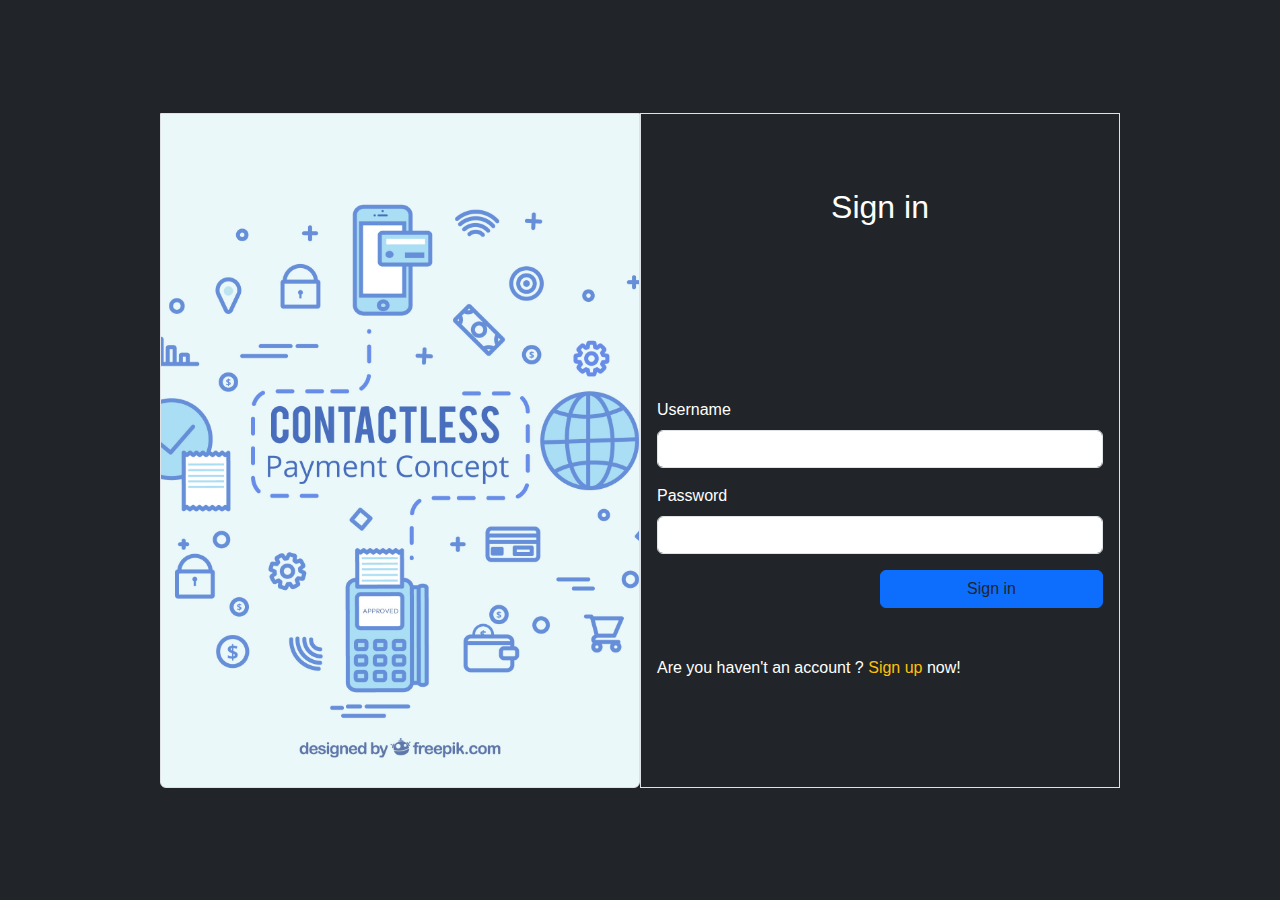
<file: index.html>
<!doctype html>
<html lang="en">

<head>
    <meta charset="UTF-8">
    <meta name="viewport"
          content="width=device-width, user-scalable=no, initial-scale=1.0, maximum-scale=1.0, minimum-scale=1.0">
    <link rel="stylesheet" href="./assets/bootstrap/css/bootstrap.min.css">
    <link rel="stylesheet" href="assets/styles/main.css">
    <script src="assets/bootstrap/js/bootstrap.bundle.js"></script>
    <script src="./js/main.js" defer></script>
    <meta http-equiv="X-UA-Compatible" content="ie=edge">

</head>

<body class="vw-100 vh-100 d-flex justify-content-center align-items-center bg-dark text-white">
    <main class="w-75 h-75 d-flex  border-danger">
        <div class="img-box w-50 h-100 border rounded-bottom-2"></div>

        <div class="form-box w-50 h-100 border d-flex flex-column justify-content-around ">
            <h2 class="text-center">Sign in</h2>
            <form class="bg-dark text-white w-100 h-80 p-3 d-flex flex-column justify-content-center">
                <div class="mb-3">
                    <label for="exampleInputEmail1" class="form-label">Username</label>
                    <input type="text" class="form-control" id="exampleInputEmail1" aria-describedby="emailHelp">
                </div>
                <div class="mb-3">
                    <label for="exampleInputPassword1" class="form-label">Password</label>
                    <input type="password" class="form-control" id="exampleInputPassword1">
                </div>
                <button type="submit" class=" col-6 btn btn-primary align-self-end" onclick="toDashboard()"><a
                        href="pages/dashboard.html" class="text-decoration-none text-dark">Sign in</a></button>
                <p class="mt-5">Are you haven't an account ? <a href="./pages/signup.html" class="text-warning text-decoration-none">Sign up</a> now!</p>
            </form>
        </div>

    </main>
</body>

</html>
</file>
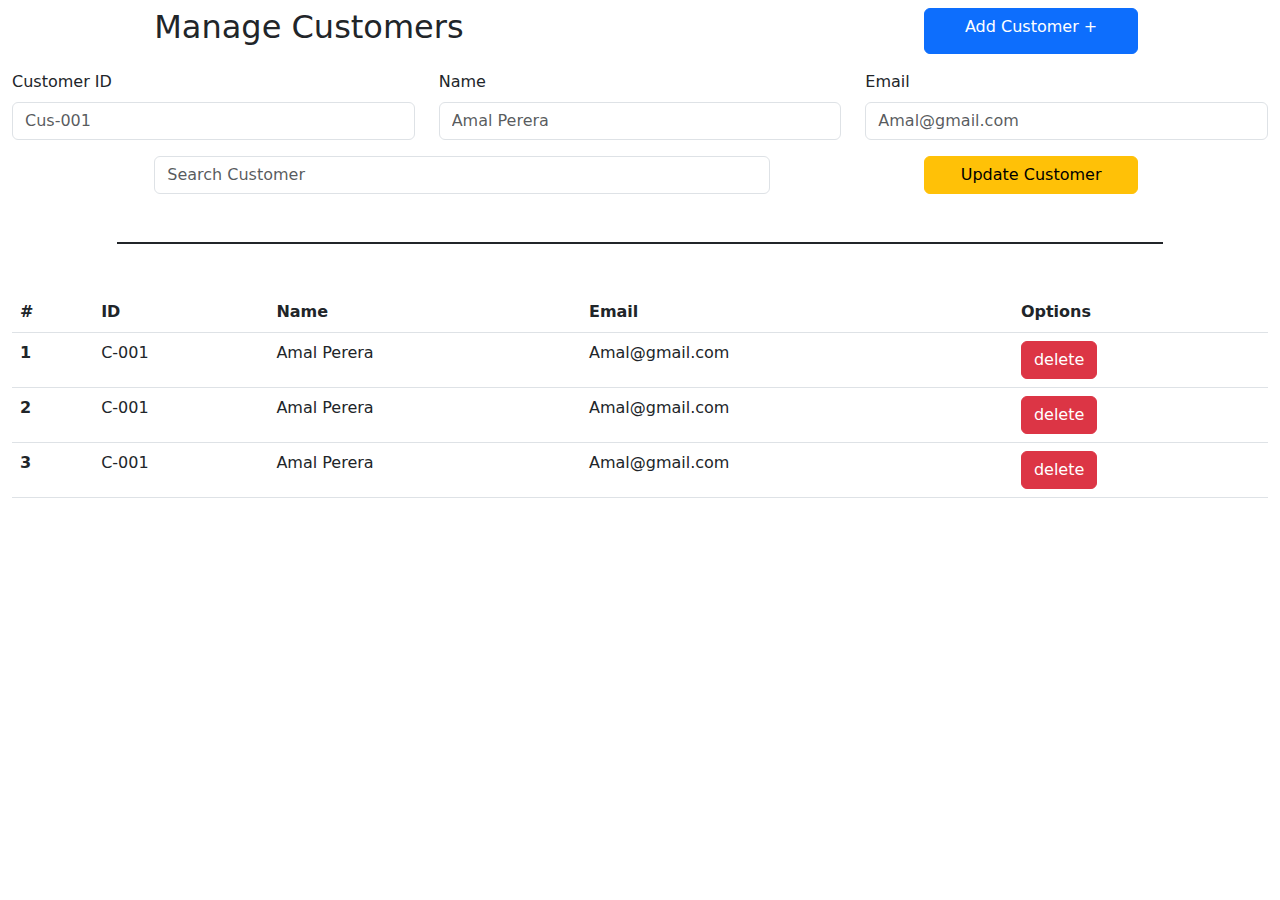
<file: pages/customers.html>
<!doctype html>
<html lang="en">

<head>
    <meta charset="UTF-8">
    <meta name="viewport"
          content="width=device-width, user-scalable=no, initial-scale=1.0, maximum-scale=1.0, minimum-scale=1.0">
    <meta http-equiv="X-UA-Compatible" content="ie=edge">
    <link rel="stylesheet" href="../assets/bootstrap/css/bootstrap.min.css">
    <script src="../assets/bootstrap/js/bootstrap.bundle.js"></script>
    <title>Title</title>
</head>

<body>
<div class="top-container container-fluid mt-2">
    <div class="row d-flex justify-content-evenly">
        <h2 class="col-6">Manage Customers</h2>
        <div class="col-2 btn btn-primary col-4 col-md-3 col-lg-2">Add Customer +</div>
    </div>

    <div class="row mt-3">

        <div class="col-12 col-md-6 col-lg-4">
            <label for="exampleFormControlInput1" class="form-label">Customer ID</label>
            <input type="text" class="form-control " id="exampleFormControlInput1" placeholder="Cus-001">
        </div>

        <div class="col-12 col-md-6 col-lg-4">
            <label for="exampleFormControlInput2" class="form-label">Name</label>
            <input type="text" class="form-control " id="exampleFormControlInput2" placeholder="Amal Perera">
        </div>

        <div class="col-12 col-md-6 col-lg-4">
            <label for="exampleFormControlInput3" class="form-label">Email</label>
            <input type="text" class="form-control " id="exampleFormControlInput3" placeholder="Amal@gmail.com">
        </div>

    </div>

    <div class="row mt-3 d-flex justify-content-evenly">
        <div class="form-outline col-6">
            <input type="search" class="form-control" id="datatable-search-input" placeholder="Search Customer">
        </div>
        <div class="btn btn-warning col-6 col-md-3 col-lg-2">Update Customer</div>
    </div>

    <div class="col-10 border border-dark mt-5 mx-auto"></div>

    <div class="row col-12 mx-auto mt-5">
        <table class="table">
            <thead>
            <tr>
                <th scope="col">#</th>
                <th scope="col">ID</th>
                <th scope="col">Name</th>
                <th scope="col">Email</th>
                <th scope="col">Options</th>
            </tr>
            </thead>
            <tbody>
            <tr>
                <th scope="row">1</th>
                <td>C-001</td>
                <td>Amal Perera</td>
                <td>Amal@gmail.com</td>
                <td><div class="btn btn-danger">delete</div></td>
            </tr>
            <tr>
                <th scope="row">2</th>
                <td>C-001</td>
                <td>Amal Perera</td>
                <td>Amal@gmail.com</td>
                <td><div class="btn btn-danger">delete</div></td>
            </tr>
            <tr>
                <th scope="row">3</th>
                <td>C-001</td>
                <td>Amal Perera</td>
                <td>Amal@gmail.com</td>
                <td><div class="btn btn-danger">delete</div></td>
            </tr>
            </tbody>
        </table>
    </div>
</div>

</body>

</html>
</file>
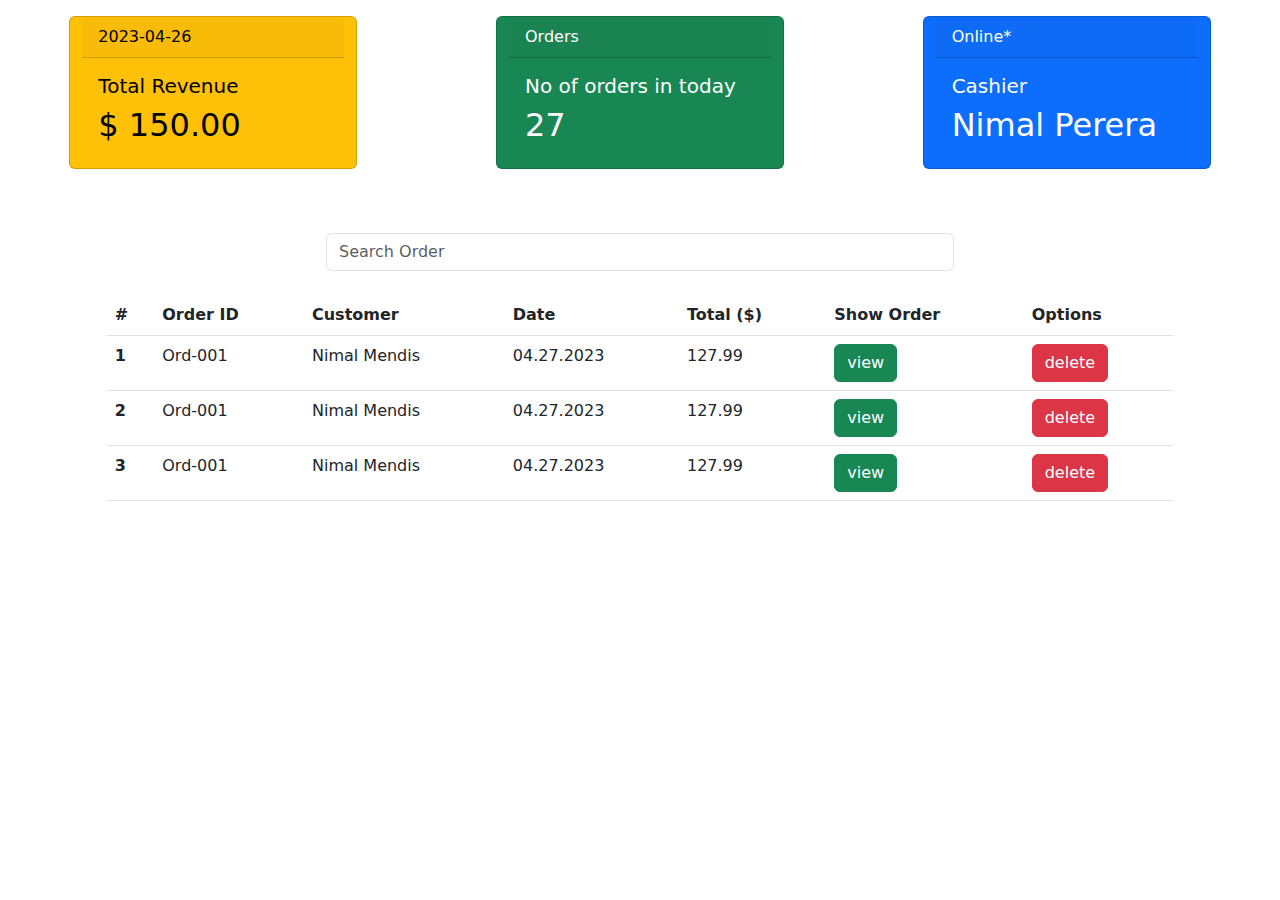
<file: pages/orders.html>
<!doctype html>
<html lang="en">

<head>
    <meta charset="UTF-8">
    <meta name="viewport"
          content="width=device-width, user-scalable=no, initial-scale=1.0, maximum-scale=1.0, minimum-scale=1.0">
    <meta http-equiv="X-UA-Compatible" content="ie=edge">
    <link rel="stylesheet" href="../assets/bootstrap/css/bootstrap.min.css">
    <script src="../assets/bootstrap/js/bootstrap.bundle.js"></script>
    <title>Orders</title>
</head>

<body style="width: 100%; height:100%">
    <div class="container-fluid">
        <div class="row d-flex justify-content-around mt-3">

            <div class="card text-bg-warning mb-3 col-12 col-md-6 col-lg-4" style="max-width: 18rem;">
                <div class="card-header">2023-04-26 </div>
                <div class="card-body">
                    <h5 class="card-title">Total Revenue</h5>
                    <h2>$ 150.00</h2>
                </div>
            </div>

            <div class="card text-bg-success mb-3 col-12 col-md-6 col-lg-4" style="max-width: 18rem;">
                <div class="card-header">Orders</div>
                <div class="card-body">
                    <h5 class="card-title">No of orders in today</h5>
                    <h2>27</h2>
                </div>
            </div>

            <div class="card text-bg-primary mb-3 col-12 col-md-6 col-lg-4" style="max-width: 18rem;">
                <div class="card-header">Online*</div>
                <div class="card-body">
                    <h5 class="card-title">Cashier</h5>
                    <h2>Nimal Perera</h2>
                </div>
            </div>

        </div>
    </div>

    <div class="row">
        <div class="form-outline mb-4 mx-auto mt-5 col-6">
            <input type="search" class="form-control" id="datatable-search-input" placeholder="Search Order">
        </div>
    </div>

    <div class="row col-10 mx-auto">
        <table class="table">
            <thead>
            <tr>
                <th scope="col">#</th>
                <th scope="col">Order ID</th>
                <th scope="col">Customer</th>
                <th scope="col">Date</th>
                <th scope="col">Total ($)</th>
                <th scope="col">Show Order</th>
                <th scope="col">Options</th>
            </tr>
            </thead>
            <tbody>
            <tr>
                <th scope="row">1</th>
                <td>Ord-001</td>
                <td>Nimal Mendis</td>
                <td>04.27.2023</td>
                <td>127.99</td>
                <td><div class="btn btn-success">view</div></td>
                <td><div class="btn btn-danger">delete</div></td>
            </tr>
            <tr>
                <th scope="row">2</th>
                <td>Ord-001</td>
                <td>Nimal Mendis</td>
                <td>04.27.2023</td>
                <td>127.99</td>
                <td><div class="btn btn-success">view</div></td>
                <td><div class="btn btn-danger">delete</div></td>
            </tr>
            <tr>
                <th scope="row">3</th>
                <td>Ord-001</td>
                <td>Nimal Mendis</td>
                <td>04.27.2023</td>
                <td>127.99</td>
                <td><div class="btn btn-success">view</div></td>
                <td><div class="btn btn-danger">delete</div></td>
            </tr>
            </tbody>
        </table>
    </div>

</body>

</html>
</file>
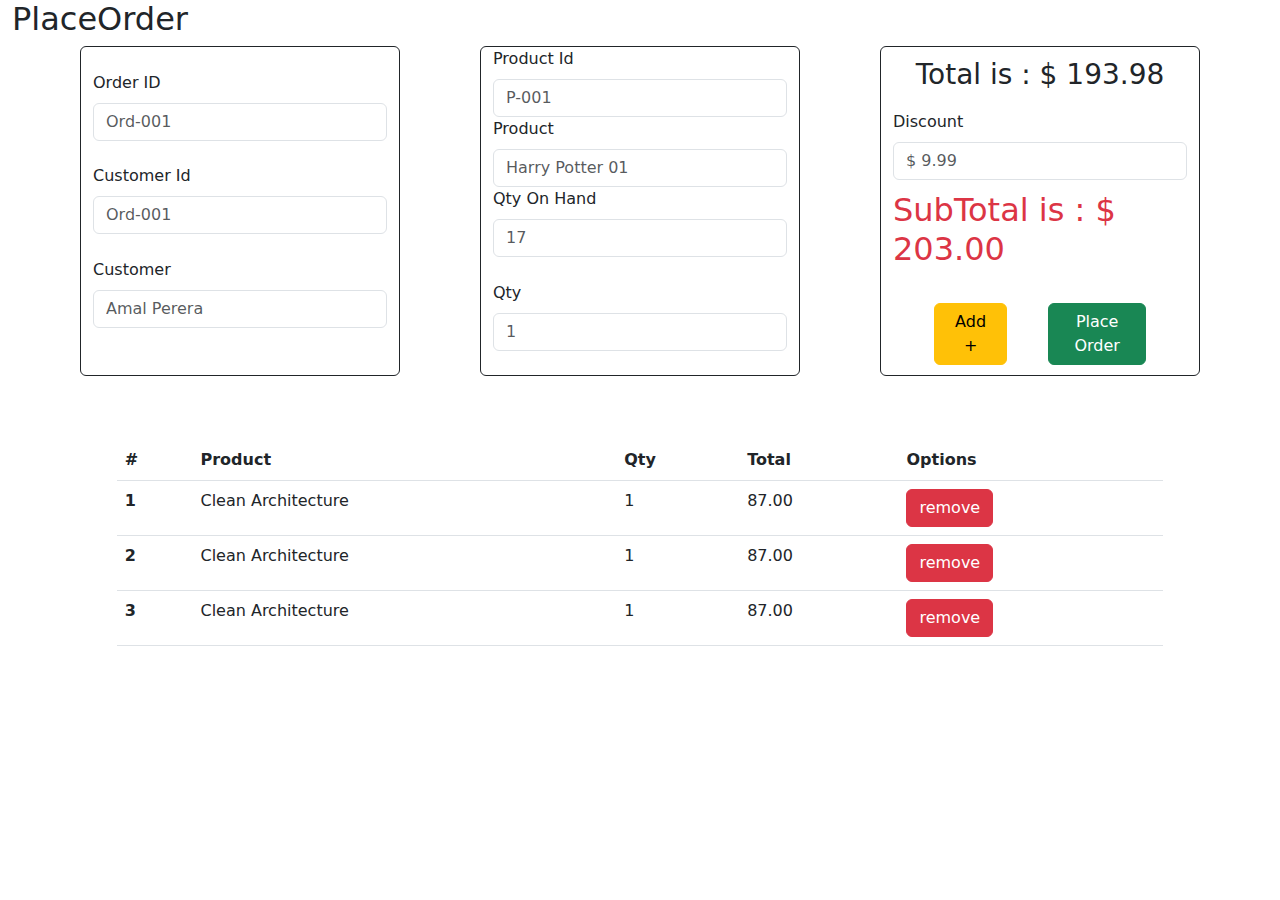
<file: pages/placeorder.html>
<!doctype html>
<html lang="en">

<head>
    <meta charset="UTF-8">
    <meta name="viewport"
          content="width=device-width, user-scalable=no, initial-scale=1.0, maximum-scale=1.0, minimum-scale=1.0">
    <meta http-equiv="X-UA-Compatible" content="ie=edge">
    <link rel="stylesheet" href="../assets/bootstrap/css/bootstrap.min.css">
    <script src="../assets/bootstrap/js/bootstrap.bundle.js"></script>
    <title>PlaceOrder</title>
</head>

<body>
    <div class="container-fluid">

        <div class="row">
            <h2>PlaceOrder</h2>
        </div>

        <div class="row d-flex justify-content-evenly">
            <div class="card col-12 col-md-6 col-lg-3 d-flex align-items-center justify-content-evenly border border-dark mb-3">

                <div class="col-12 ">
                    <label for="exampleFormControlInput1" class="form-label">Order ID</label>
                    <input type="text" class="form-control " id="exampleFormControlInput1" placeholder="Ord-001">
                </div>

                <div class="col-12 ">
                    <label for="exampleFormControlInput2" class="form-label">Customer Id</label>
                    <input type="text" class="form-control " id="exampleFormControlInput2" placeholder="Ord-001">
                </div>

                <div class="col-12 ">
                    <label for="exampleFormControlInput3" class="form-label">Customer</label>
                    <input type="text" class="form-control mb-4 " id="exampleFormControlInput3" placeholder="Amal Perera">
                </div>

            </div>

            <div class="card col-12 col-md-6 col-lg-3 d-flex align-items-center justify-content-evenly border border-dark mb-3">

                <div class="col-12 ">
                    <label for="exampleFormControlInput4" class="form-label">Product Id</label>
                    <input type="text" class="form-control " id="exampleFormControlInput4" placeholder="P-001">
                </div>

                <div class="col-12 ">
                    <label for="exampleFormControlInput5" class="form-label">Product</label>
                    <input type="text" class="form-control " id="exampleFormControlInput5" placeholder="Harry Potter 01">
                </div>

                <div class="col-12 ">
                    <label for="exampleFormControlInput6" class="form-label">Qty On Hand</label>
                    <input type="text" class="form-control mb-4 " id="exampleFormControlInput6" placeholder="17">
                </div>

                <div class="col-12 ">
                    <label for="exampleFormControlInput7" class="form-label">Qty</label>
                    <input type="text" class="form-control mb-4 " id="exampleFormControlInput7" placeholder="1">
                </div>

            </div>

            <div class="card col-12 col-md-6 col-lg-3 d-flex align-items-center justify-content-evenly border border-dark mb-3">

                <h3>Total is : $ <span class="price">193.98</span></h3>

                <div class="col-12 ">
                    <label for="exampleFormControlInput8" class="form-label">Discount</label>
                    <input type="text" class="form-control " id="exampleFormControlInput8" placeholder="$ 9.99">
                </div>

                <h2 class="text-danger">SubTotal is : $ <span class="sub-tot">203.00</span></h2>

                <div class="row col-12 d-flex justify-content-evenly mt-3">
                    <div class="btn btn-warning col-3">Add +</div>
                    <div class="btn btn-success col-4">Place Order</div>
                </div>

            </div>

        </div>

        <div class="row col-10 mx-auto mt-5">
            <table class="table">
                <thead>
                <tr>
                    <th scope="col">#</th>
                    <th scope="col">Product</th>
                    <th scope="col">Qty</th>
                    <th scope="col">Total</th>
                    <th scope="col">Options</th>
                </tr>
                </thead>
                <tbody>
                <tr>
                    <th scope="row">1</th>
                    <td>Clean Architecture</td>
                    <td>1</td>
                    <td>87.00</td>
                    <td><div class="btn btn-danger">remove</div></td>

                </tr>
                <tr>
                    <th scope="row">2</th>
                    <td>Clean Architecture</td>
                    <td>1</td>
                    <td>87.00</td>
                    <td><div class="btn btn-danger">remove</div></td>
                </tr>
                <tr>
                    <th scope="row">3</th>
                    <td>Clean Architecture</td>
                    <td>1</td>
                    <td>87.00</td>
                    <td><div class="btn btn-danger">remove</div></td>
                </tr>
                </tbody>
            </table>
        </div>


    </div>
</body>

</html>
</file>
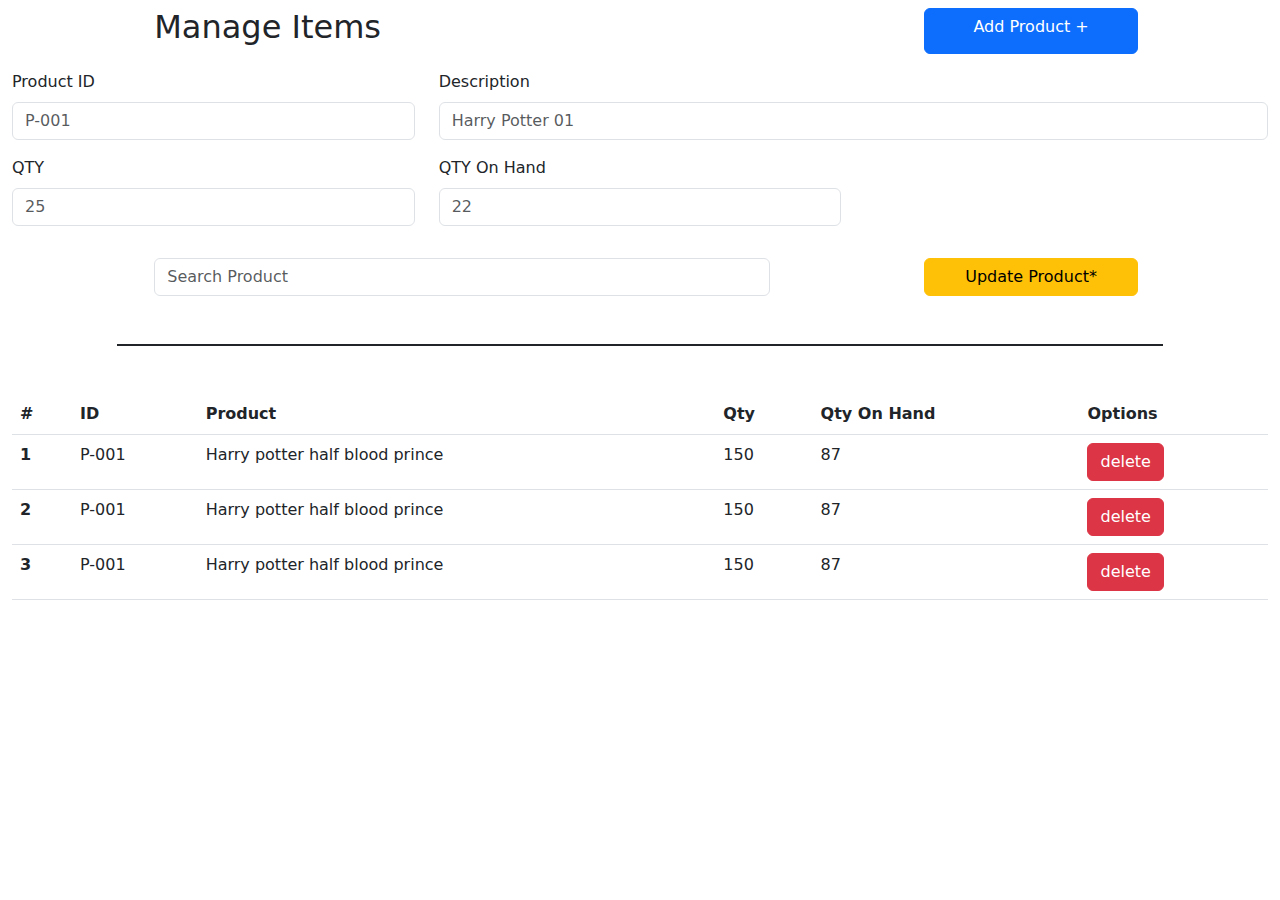
<file: pages/products.html>
<!doctype html>
<html lang="en">

<head>
    <meta charset="UTF-8">
    <meta name="viewport"
          content="width=device-width, user-scalable=no, initial-scale=1.0, maximum-scale=1.0, minimum-scale=1.0">
    <meta http-equiv="X-UA-Compatible" content="ie=edge">
    <link rel="stylesheet" href="../assets/bootstrap/css/bootstrap.min.css">
    <script src="../assets/bootstrap/js/bootstrap.bundle.js"></script>
    <title>Products</title>
</head>

<body>
<div class="top-container container-fluid mt-2">
    <div class="row d-flex justify-content-evenly">
        <h2 class="col-6">Manage Items</h2>
        <div class="col-2 btn btn-primary col-4 col-md-3 col-lg-2">Add Product +</div>
    </div>

    <div class="row mt-3">

        <div class="col-12 col-md-6 col-lg-4 mb-3">
            <label for="exampleFormControlInput1" class="form-label">Product ID</label>
            <input type="text" class="form-control " id="exampleFormControlInput1" placeholder="P-001">
        </div>

        <div class="col-12 col-md-6 col-lg-8 mb-3">
            <label for="exampleFormControlInput2" class="form-label">Description</label>
            <input type="text" class="form-control " id="exampleFormControlInput2" placeholder="Harry Potter 01">
        </div>

        <div class="col-12 col-md-6 col-lg-4 mb-3">
            <label for="exampleFormControlInput3" class="form-label">QTY</label>
            <input type="text" class="form-control " id="exampleFormControlInput3" placeholder="25">
        </div>

        <div class="col-12 col-md-6 col-lg-4 mb-3">
            <label for="exampleFormControlInput4" class="form-label">QTY On Hand</label>
            <input type="text" class="form-control " id="exampleFormControlInput4" placeholder="22">
        </div>

    </div>

    <div class="row mt-3 d-flex justify-content-evenly">
        <div class="form-outline col-6">
            <input type="search" class="form-control" id="datatable-search-input" placeholder="Search Product">
        </div>
        <div class="btn btn-warning col-6 col-md-3 col-lg-2">Update Product*</div>
    </div>

    <div class="col-10 border border-dark mt-5 mx-auto"></div>

    <div class="row col-12 mx-auto mt-5">
        <table class="table">
            <thead>
            <tr>
                <th scope="col">#</th>
                <th scope="col">ID</th>
                <th scope="col">Product</th>
                <th scope="col">Qty</th>
                <th scope="col">Qty On Hand</th>
                <th scope="col">Options</th>
            </tr>
            </thead>
            <tbody>
            <tr>
                <th scope="row">1</th>
                <td>P-001</td>
                <td>Harry potter half blood prince</td>
                <td>150</td>
                <td>87</td>
                <td><div class="btn btn-danger">delete</div></td>
            </tr>
            <tr>
                <th scope="row">2</th>
                <td>P-001</td>
                <td>Harry potter half blood prince</td>
                <td>150</td>
                <td>87</td>
                <td><div class="btn btn-danger">delete</div></td>
            </tr>
            <tr>
                <th scope="row">3</th>
                <td>P-001</td>
                <td>Harry potter half blood prince</td>
                <td>150</td>
                <td>87</td>
                <td><div class="btn btn-danger">delete</div></td>
            </tr>
            </tbody>
        </table>
    </div>
</div>
</body>

</html>
</file>
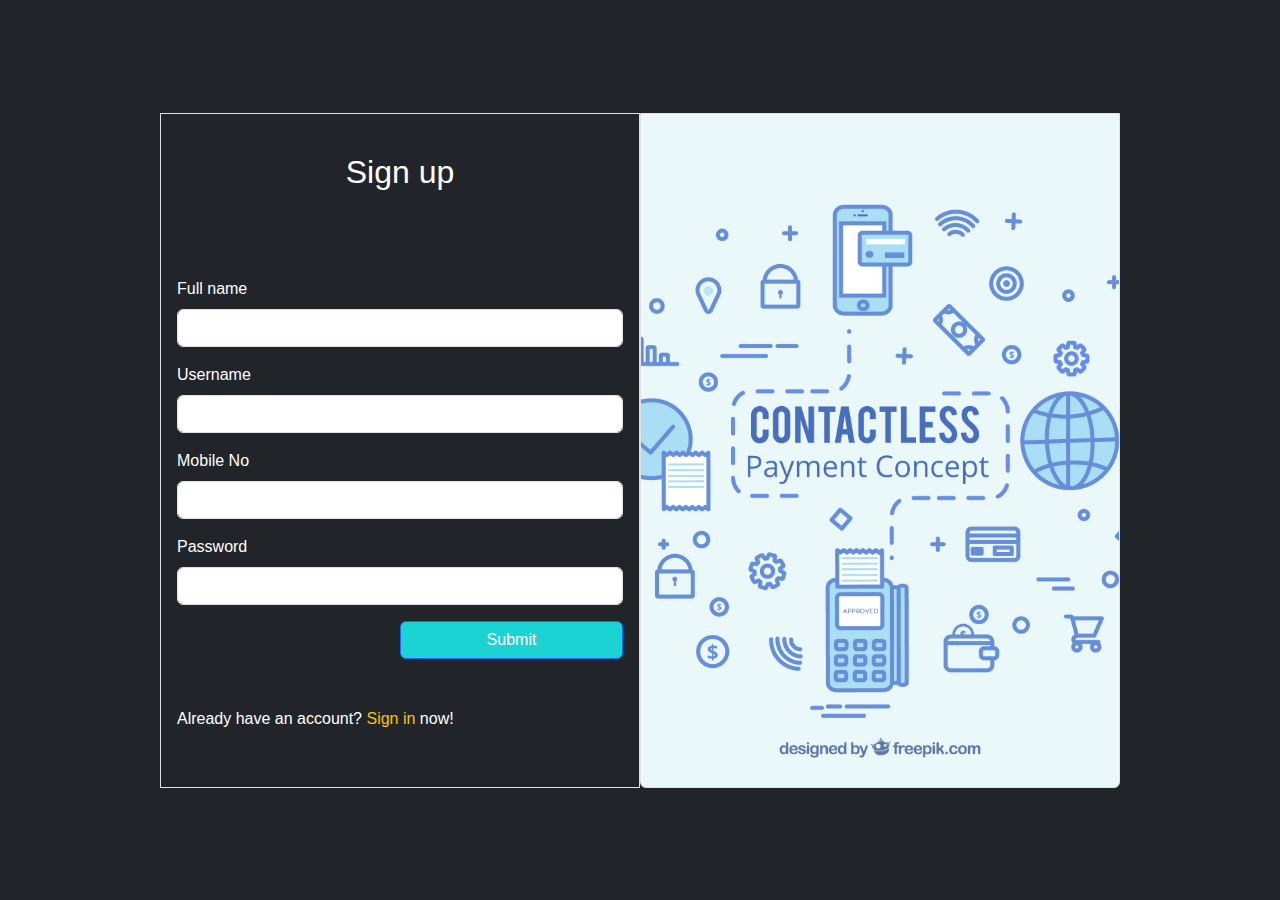
<file: pages/signup.html>
<!doctype html>
<html lang="en">

<head>
    <meta charset="UTF-8">
    <meta name="viewport"
          content="width=device-width, user-scalable=no, initial-scale=1.0, maximum-scale=1.0, minimum-scale=1.0">
    <meta http-equiv="X-UA-Compatible" content="ie=edge">
    <link rel="stylesheet" href="../assets/bootstrap/css/bootstrap.min.css">
    <link rel="stylesheet" href="../assets/styles/signup.css">
    <script src="/assets/bootstrap/js/bootstrap.bundle.js"></script>
    <title>signup</title>
</head>

<body class="vw-100 vh-100 d-flex justify-content-center align-items-center bg-dark text-white">
<main class="w-75 h-75 d-flex flex-row-reverse  border-danger">
    <div class="img-box w-50 h-100 border rounded-bottom-2"></div>

    <div class="form-box w-50 h-100 border d-flex flex-column justify-content-around ">
        <h2 class="text-center">Sign up</h2>
        <form class="bg-dark text-white w-100 h-80 px-3 d-flex flex-column justify-content-center">

            <div class="mb-3">
                <label for="fullname" class="form-label">Full name</label>
                <input type="text" class="form-control" id="fullname" aria-describedby="emailHelp">
            </div>

            <div class="mb-3">
                <label for="exampleInputEmail1" class="form-label">Username</label>
                <input type="text" class="form-control" id="exampleInputEmail1" aria-describedby="emailHelp">
            </div>

            <div class="mb-3">
                <label for="mobile" class="form-label">Mobile No</label>
                <input type="tel" class="form-control" id="mobile" aria-describedby="emailHelp">
            </div>

            <div class="mb-3">
                <label for="exampleInputPassword1" class="form-label">Password</label>
                <input type="password" class="form-control" id="exampleInputPassword1">
            </div>
            <button type="submit" class=" col-6 btn btn-primary align-self-end">Submit</button>
            <p class="mt-5">Already have an account? <a href="../index.html" class="text-decoration-none text-warning">Sign in</a> now!</p>
        </form>
    </div>

</main>
</body>

</html>
</file>
<file: assets/styles/main.css>
* {
    margin: 0;
    padding: 0;
    font-family: sans-serif;

    /*color: white;*/
}
body{
    background-color: rgba(140, 87, 206, 0.88);
}
.img-box{
    background-image: url(/assets/img/pos/background.jpg);
    background-size: cover;
    background-position: center;
}

a{
    cursor: pointer;
}
</file>
<file: assets/styles/signup.css>
* {
    margin: 0;
    padding: 0;
    font-family: sans-serif;
}

.img-box{
    background-image: url(/assets/img/pos/background.jpg);
    background-size: cover;
    background-position: center;
}
.col-6  {
    background-color: #1cd3d3;
}
</file>
